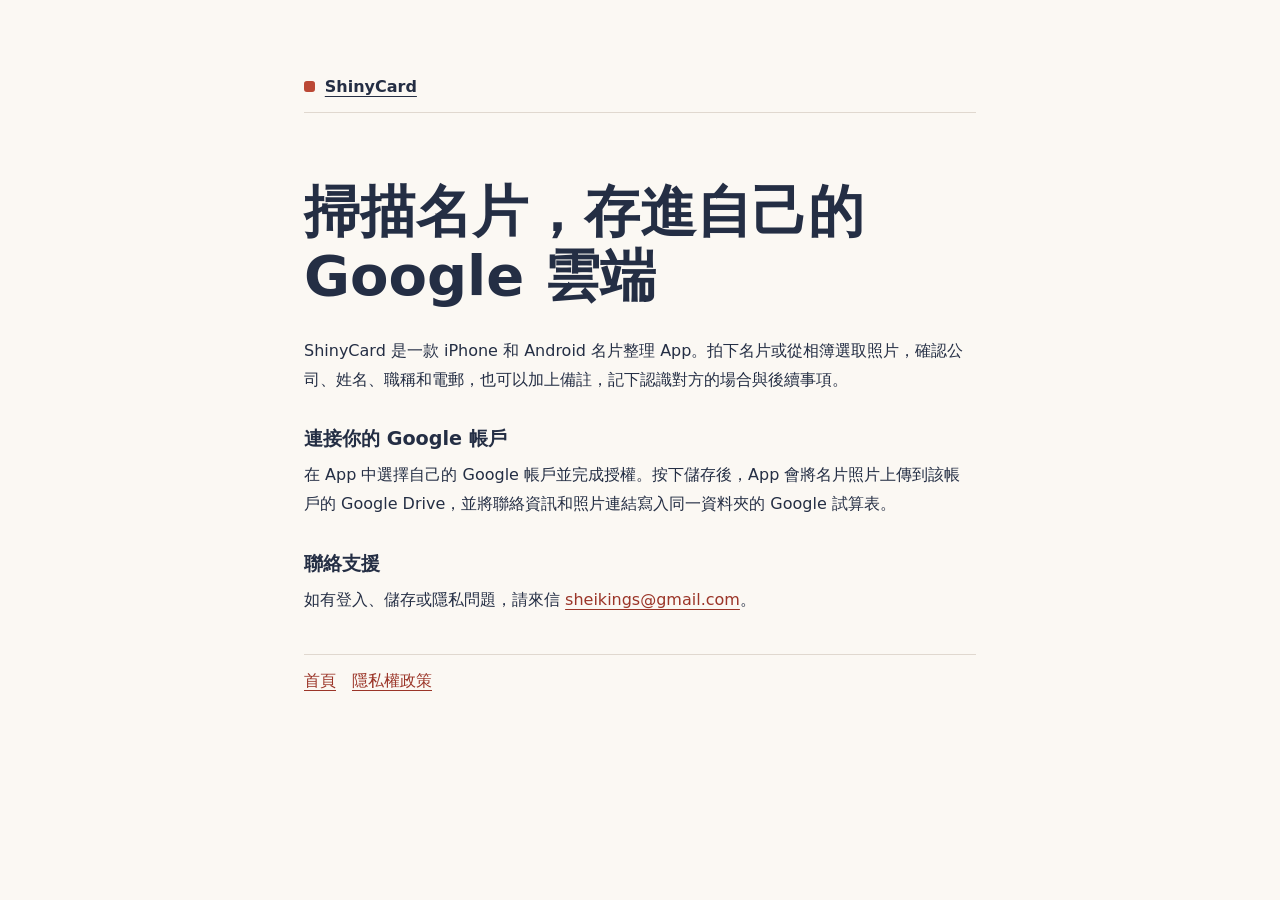
<file: index.html>
<!doctype html>
<html lang="zh-Hant">
<head>
<meta charset="utf-8">
<meta name="viewport" content="width=device-width, initial-scale=1">
<title>ShinyCard｜名片掃描與整理</title>
<link rel="stylesheet" href="style.css">
</head>
<body>
<main>
<header><a class="brand" href="./">ShinyCard</a></header>
<h1>掃描名片，存進自己的 Google 雲端</h1>
<p>ShinyCard 是一款 iPhone 和 Android 名片整理 App。拍下名片或從相簿選取照片，確認公司、姓名、職稱和電郵，也可以加上備註，記下認識對方的場合與後續事項。</p>
<h2>連接你的 Google 帳戶</h2>
<p>在 App 中選擇自己的 Google 帳戶並完成授權。按下儲存後，App 會將名片照片上傳到該帳戶的 Google Drive，並將聯絡資訊和照片連結寫入同一資料夾的 Google 試算表。</p>
<h2>聯絡支援</h2>
<p>如有登入、儲存或隱私問題，請來信 <a href="mailto:sheikings@gmail.com">sheikings@gmail.com</a>。</p>
<footer><nav aria-label="網站資訊"><a href="./">首頁</a><a href="privacy.html">隱私權政策</a></nav></footer>
</main>
</body>
</html>
</file>
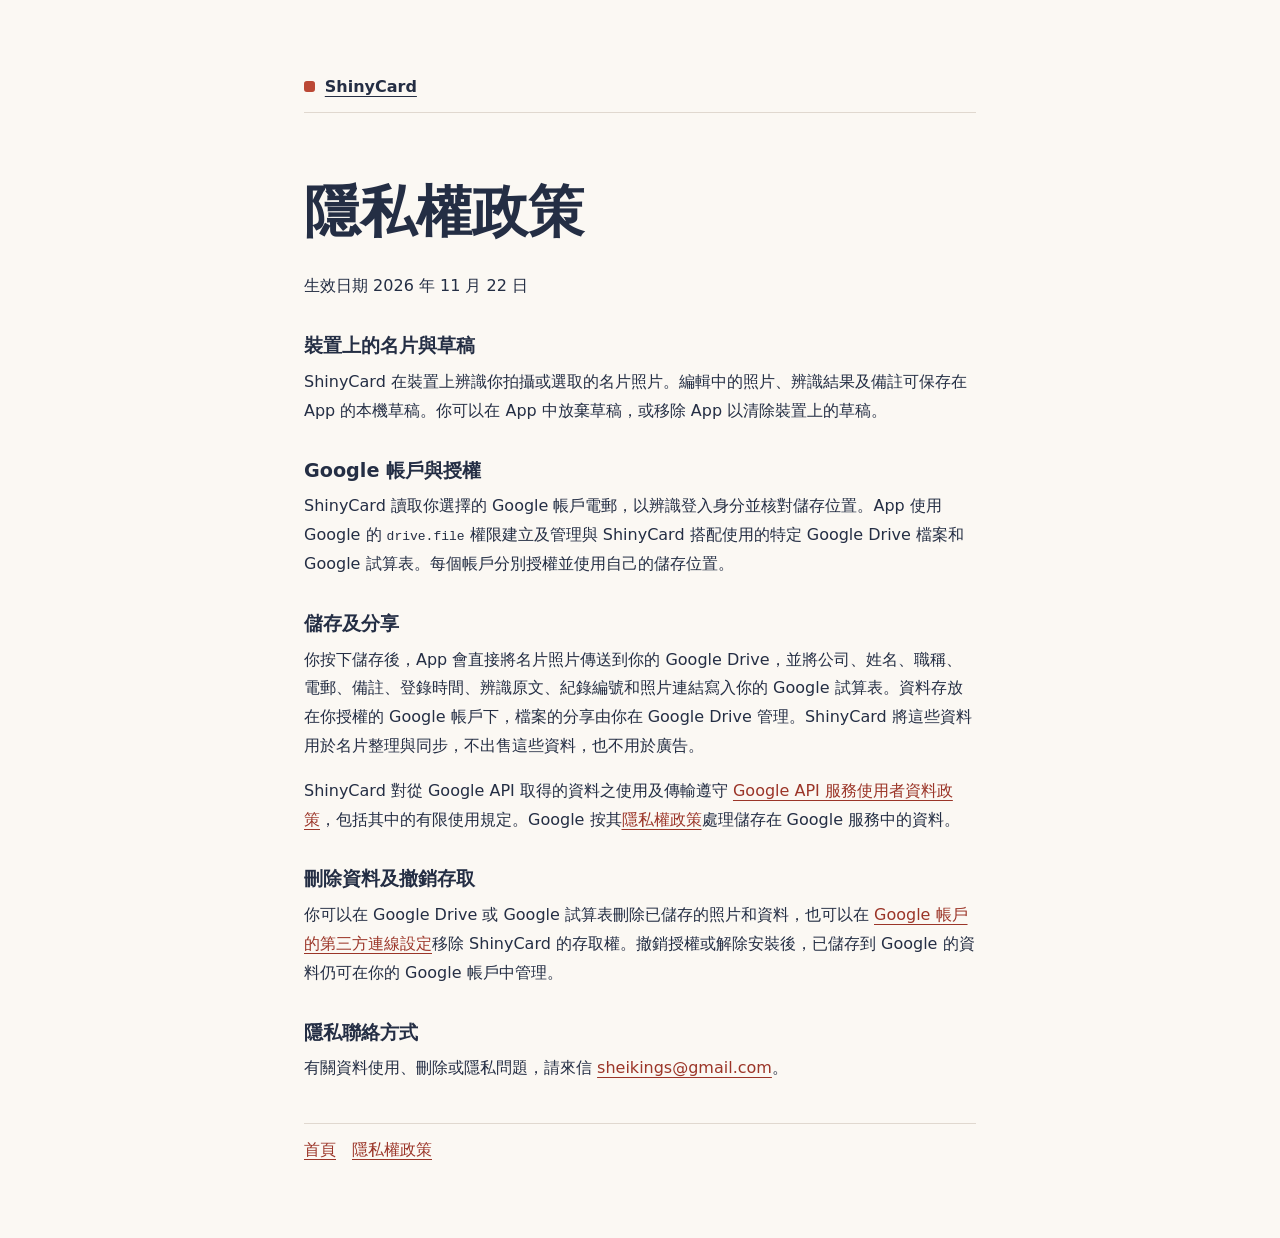
<file: privacy.html>
<!doctype html>
<html lang="zh-Hant">
<head>
<meta charset="utf-8">
<meta name="viewport" content="width=device-width, initial-scale=1">
<title>ShinyCard 隱私權政策</title>
<link rel="stylesheet" href="style.css">
</head>
<body>
<main>
<header><a class="brand" href="./">ShinyCard</a></header>
<h1>隱私權政策</h1>
<p>生效日期 <time datetime="2026-11-22">2026 年 11 月 22 日</time></p>
<h2>裝置上的名片與草稿</h2>
<p>ShinyCard 在裝置上辨識你拍攝或選取的名片照片。編輯中的照片、辨識結果及備註可保存在 App 的本機草稿。你可以在 App 中放棄草稿，或移除 App 以清除裝置上的草稿。</p>
<h2>Google 帳戶與授權</h2>
<p>ShinyCard 讀取你選擇的 Google 帳戶電郵，以辨識登入身分並核對儲存位置。App 使用 Google 的 <code>drive.file</code> 權限建立及管理與 ShinyCard 搭配使用的特定 Google Drive 檔案和 Google 試算表。每個帳戶分別授權並使用自己的儲存位置。</p>
<h2>儲存及分享</h2>
<p>你按下儲存後，App 會直接將名片照片傳送到你的 Google Drive，並將公司、姓名、職稱、電郵、備註、登錄時間、辨識原文、紀錄編號和照片連結寫入你的 Google 試算表。資料存放在你授權的 Google 帳戶下，檔案的分享由你在 Google Drive 管理。ShinyCard 將這些資料用於名片整理與同步，不出售這些資料，也不用於廣告。</p>
<p>ShinyCard 對從 Google API 取得的資料之使用及傳輸遵守 <a href="https://developers.google.com/terms/api-services-user-data-policy">Google API 服務使用者資料政策</a>，包括其中的有限使用規定。Google 按其<a href="https://policies.google.com/privacy">隱私權政策</a>處理儲存在 Google 服務中的資料。</p>
<h2>刪除資料及撤銷存取</h2>
<p>你可以在 Google Drive 或 Google 試算表刪除已儲存的照片和資料，也可以在 <a href="https://myaccount.google.com/connections">Google 帳戶的第三方連線設定</a>移除 ShinyCard 的存取權。撤銷授權或解除安裝後，已儲存到 Google 的資料仍可在你的 Google 帳戶中管理。</p>
<h2>隱私聯絡方式</h2>
<p>有關資料使用、刪除或隱私問題，請來信 <a href="mailto:sheikings@gmail.com">sheikings@gmail.com</a>。</p>
<footer><nav aria-label="網站資訊"><a href="./">首頁</a><a href="privacy.html">隱私權政策</a></nav></footer>
</main>
</body>
</html>
</file>
<file: style.css>
:root{color-scheme:light;font-family:system-ui,sans-serif;background:#fbf8f3;color:#242e44}body{margin:0}main{max-width:42rem;margin:auto;padding:clamp(2rem,6vw,5rem) 1.5rem}header{border-bottom:1px solid #e0d8cf;padding-bottom:1rem}h1{font-size:clamp(2rem,6vw,3.5rem);line-height:1.15;margin:1.2em 0 .5em}h2{font-size:1.2rem;margin:2rem 0 .4rem}p{line-height:1.8;margin:.55em 0 1em}a{color:#9b3528;text-underline-offset:.22em}a:focus-visible{outline:2px solid #9b3528;outline-offset:4px}.brand{font-weight:750;color:inherit}.brand::before{content:"";display:inline-block;width:.7em;height:.7em;border-radius:.18em;margin-right:.6em;background:#bb4835}footer{border-top:1px solid #e0d8cf;margin-top:2.5rem;padding-top:1rem}nav a+a{margin-left:1rem}
</file>
